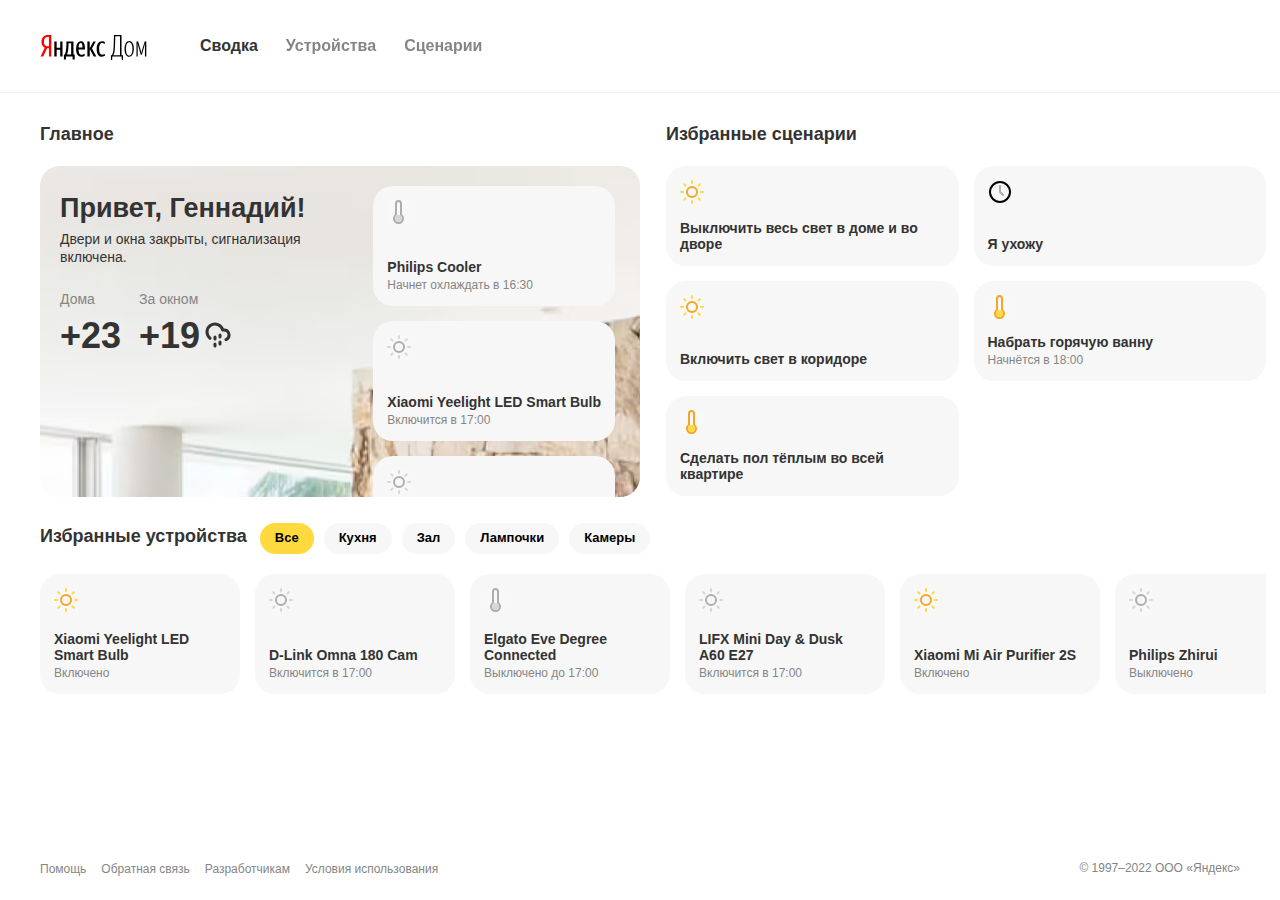
<file: index.html>
<!doctype html><html lang=ru><meta charset=UTF-8><meta name=viewport content="width=device-width,initial-scale=1"><title>Яндекс.Дом</title><style>a,abbr,acronym,address,applet,article,aside,audio,b,big,blockquote,body,canvas,caption,center,cite,code,dd,del,details,dfn,div,dl,dt,em,embed,fieldset,figcaption,figure,footer,form,h1,h2,h3,h4,h5,h6,header,hgroup,html,i,iframe,img,ins,kbd,label,legend,li,mark,menu,nav,object,ol,output,p,pre,q,ruby,s,samp,section,small,span,strike,strong,sub,summary,sup,table,tbody,td,tfoot,th,thead,time,tr,tt,u,ul,var,video{margin:0;padding:0;border:0;font-size:100%;font:inherit;vertical-align:baseline}article,aside,details,figcaption,figure,footer,header,hgroup,menu,nav,section{display:block}body{line-height:1}ol,ul{list-style:none}html{font-size:100%;font-family:Arial,sans-serif;line-height:1.25}body{display:flex;flex-direction:column;font-family:inherit;line-height:inherit;margin:0}body,html{height:100%}.a11y-hidden{position:absolute;left:auto;height:1px;width:1px;top:0;overflow:hidden;clip:rect(1px 1px 1px 1px)}.header{position:relative;display:flex;flex:0 0 auto;align-items:center;height:5.75rem;margin-bottom:1.875rem;padding:0 2.5rem;font-family:Arial,sans-serif;border-bottom:1px solid #f0f0f0}@media (max-width:768px){.header{height:4rem;margin-bottom:0;padding:0 0 0 1.25rem;border-bottom:none}}.header__logo{flex:0 0 auto;width:6.75rem;height:2.3125rem;margin-right:3.25rem;background:no-repeat 50% 50% url(assets/logo.svg);background-size:contain}.header__menu{display:none;width:3.5rem;height:100%;margin:0 0 0 auto;padding:0;background:50% 50% no-repeat transparent url(assets/icon_list_m@1x.svg);border:none;border-radius:0;appearance:none;cursor:pointer}@media (max-width:768px){.header__menu{display:block}}.header__links{display:flex;gap:1.75rem;margin:0;padding:0;list-style:none}@media (max-width:768px){.header__links{display:none;position:absolute;z-index:1;top:100%;left:0;box-sizing:border-box;flex-direction:column;width:100%;padding:1.25rem;background:#fff;box-shadow:0 2px 6px 0 rgba(197,186,186,.5)}.header__links-toggled{display:flex;animation:hideMenu .3s ease-in-out 1;animation-fill-mode:both}.header__links_opened{display:flex;visibility:visible;animation:showMenu .3s ease-in-out 1;animation-fill-mode:both}}@keyframes showMenu{from{transform:translateY(-1rem);opacity:0}to{transform:translateY(0);opacity:1}}@keyframes hideMenu{from{transform:translateY(0);opacity:1;visibility:visible}to{transform:translateY(-1rem);opacity:0;visibility:hidden}}.header__item{margin:0;padding:0}.header__link{font-weight:700;opacity:.6;transition:opacity .15s ease-in-out;text-decoration:none;color:#333}.header__link:hover{opacity:1}.header__link_current{opacity:1}.main{display:grid;flex:0 0 auto;grid-template-columns:50% 50%;gap:1.625rem;padding:0 2.5rem}@media (max-width:768px){.main{padding:0 1.25rem}}@media (max-width:1024px){.main{grid-template-columns:100%}}.main__devices{grid-column-start:1;grid-column-end:3}@media (max-width:1024px){.main__devices{grid-column-end:2}}.section__title-header{margin:0;font-size:1.125rem;font-weight:700;color:#333}.section__title{display:flex;align-items:baseline;margin:0 0 1.25rem 0}@media (max-width:768px){.section__title{gap:1rem}.section__main-title{display:none}}.section__select{display:none;margin:0 0 0 auto;padding:.4375rem 1.9375rem .5rem 1rem;border:none;border-radius:1.25rem;font-size:.8125rem;font-family:inherit;font-weight:700;background:no-repeat calc(100% - 1rem) 50% #ffd93e url(assets/arrow-down.svg);appearance:none}@media (max-width:768px){.section__select{display:block}}.section__tabs{display:flex;gap:.625rem;align-items:baseline;margin:0 0 0 .8125rem;padding:0;list-style:none}@media (max-width:768px){.section__tabs{display:none}}.section__tab{flex:0 0 auto;padding:.4375rem .9375rem .5rem;font-size:.8125rem;font-weight:700;background:#f7f7f7;border-radius:1024px;cursor:pointer;transition:.25s ease-in-out;transition-property:background-color,box-shadow}.section__tab_active{background:#ffd93e}.section__tab:not(.section__tab_active):hover{background:#fff;box-shadow:0 2px 6px 0 rgba(197,186,186,.5)}.hero-dashboard{position:relative;box-sizing:border-box;display:flex;gap:.9375rem;height:20.6875rem;background:no-repeat 50% 50% url(assets/bg@2x.avif);background-size:1260px;border-radius:1.25rem}@media (max-width:768px){.hero-dashboard{flex-direction:column;gap:1.25rem;height:auto;margin-bottom:.3125rem}}.hero-dashboard__primary{flex:1 1 auto;padding:1.25rem 0 1.25rem 1.25rem}@media (max-width:768px){.hero-dashboard__primary{padding:1.25rem 1.25rem 0 1.25rem}}.hero-dashboard__title{margin:.375rem 0;font-size:1.6875rem;font-weight:700;color:#333}@media (max-width:768px){.hero-dashboard__title{font-size:1.125rem}}.hero-dashboard__subtitle{margin:.375rem 0 0 0;font-size:.875rem;color:#333}@media (max-width:768px){.hero-dashboard__subtitle{margin:.3125rem 0 0 0;font-size:.75rem}}.hero-dashboard__info{display:flex;gap:1.125rem;margin:1.5625rem 0 0 0;padding:0;list-style:none}@media (max-width:768px){.hero-dashboard__info{margin-top:.9375rem}}.hero-dashboard__item{margin:0;padding:0}.hero-dashboard__item-title{font-size:.875rem;color:#858585}@media (max-width:768px){.hero-dashboard__item-title{font-size:.75rem}}.hero-dashboard__item-details{display:flex;align-items:center;margin-top:.25rem;font-size:2.25rem;font-weight:700;color:#333}@media (max-width:768px){.hero-dashboard__item-details{margin-top:.3125rem;font-size:1.5rem}}.hero-dashboard__icon{width:1.625rem;height:1.625rem;margin-left:.3125rem;background:50% 50% no-repeat;background-size:contain}@media (max-width:768px){.hero-dashboard__icon{width:1.375rem;height:1.375rem}}.hero-dashboard__icon_rain{background-image:url(assets/cloud-drizzle.svg)}.hero-dashboard__schedule{display:flex;flex:0 0 auto;flex-direction:column;gap:.9375rem;margin:0;padding:1.25rem 1.5625rem 1.25rem 0;overflow:auto;list-style:none;scrollbar-width:none}.hero-dashboard__schedule::-webkit-scrollbar{display:none}@media (max-width:768px){.hero-dashboard__schedule{flex-direction:row;padding:0 1.25rem 1.25rem 1.25rem}}.event__button{position:relative;display:flex;flex-direction:column;justify-content:end;gap:.1875rem;width:100%;min-width:12.5rem;height:7.5rem;margin:0;padding:.875rem;border-radius:1.25rem;border:none;background:#f7f7f7;text-align:left;transition:.25s ease-in-out;transition-property:background-color,box-shadow;cursor:pointer;appearance:none}.event_slim .event__button{height:6.25rem}.event__button:hover{background:#fff;box-shadow:0 2px 6px 0 rgba(197,186,186,.5)}.event__icon{position:absolute;top:.875rem;left:.875rem;width:1.5rem;height:1.5rem;background:no-repeat 50% 50%;background-size:contain}.event__icon_temp{background-image:url(assets/icon_temperature_2.svg);filter:grayscale(1)}.event__icon_temp2{background-image:url(assets/icon_temperature_2.svg)}.event__icon_light{background-image:url(assets/icon_sun_2.svg);filter:grayscale(1)}.event__icon_light2{background-image:url(assets/icon_sun_2.svg)}.event__icon_schedule{background-image:url(assets/icon_scheduled.svg)}.event__title{margin:0;font-size:.875rem;font-weight:700;color:#333}.event__subtitle{font-size:.75rem;color:#858585}.event-grid{display:grid;grid-template-columns:repeat(auto-fill,minmax(200px,1fr));gap:.9375rem;margin:0;padding:0;list-style:none}@media (max-width:768px){.event-grid{display:flex;padding-bottom:.3125rem;overflow:auto;scrollbar-width:none}.event-grid::-webkit-scrollbar{display:none}}.section__panel{padding-bottom:.625rem;overflow-x:auto;scrollbar-width:none}.section__panel::-webkit-scrollbar{display:none}.section__panel_hidden{display:none}.section__panel-list{display:flex;gap:.9375rem;margin:0;padding:0;list-style:none}.footer{display:flex;flex:0 0 auto;align-items:center;height:4rem;margin-top:auto;padding:0 2.5rem}@media (max-width:768px){.footer{flex-direction:column;align-items:flex-start;gap:.9375rem;height:auto;padding-top:1rem;padding-bottom:1rem}}.footer__list{display:flex;align-items:baseline;gap:.9375rem;margin:0;padding:0;list-style:none}@media (max-width:768px){.footer__list{flex-direction:column;align-items:flex-start}}.footer__link{font-size:.75rem;color:#858585;transition:opacity .15s ease-in-out;text-decoration:none}.footer__link:hover{color:#000}.footer__copyright{margin-left:auto;font-size:.75rem;color:#858585}@media (max-width:768px){.footer__copyright{margin-left:0}}</style><header class=header><a href=/ class=header__logo aria-label=Яндекс.Дом></a> <button class=header__menu aria-expanded=false><span class="header__menu-text a11y-hidden">Открыть меню</span></button><ul class=header__links><li class=header__item><a class="header__link header__link_current" href=/ aria-current=page>Сводка</a><li class=header__item><a class=header__link href=/devices>Устройства</a><li class=header__item><a class=header__link href=/scripts>Сценарии</a></ul></header><main class=main><section class="section main__general"><h2 class="section__title section__title-header section__main-title">Главное</h2><div class=hero-dashboard><div class=hero-dashboard__primary><h3 class=hero-dashboard__title>Привет, Геннадий!</h3><p class=hero-dashboard__subtitle>Двери и окна закрыты, сигнализация включена.<ul class=hero-dashboard__info><li class=hero-dashboard__item><div class=hero-dashboard__item-title>Дома</div><div class=hero-dashboard__item-details>+23 <span class=a11y-hidden>°</span></div><li class=hero-dashboard__item><div class=hero-dashboard__item-title>За окном</div><div class=hero-dashboard__item-details>+19 <span class=a11y-hidden>°</span><div class="hero-dashboard__icon hero-dashboard__icon_rain" role=img aria-label=Дождь></div></div></ul></div><ul class=hero-dashboard__schedule><li class=event><button class=event__button><span class="event__icon event__icon_temp" role=img aria-label=Температура></span><h4 class=event__title>Philips Cooler</h4><span class=event__subtitle>Начнет охлаждать в 16:30</span></button><li class=event><button class=event__button><span class="event__icon event__icon_light" role=img aria-label=Освещение></span><h4 class=event__title>Xiaomi Yeelight LED Smart Bulb</h4><span class=event__subtitle>Включится в 17:00</span></button><li class=event><button class=event__button><span class="event__icon event__icon_light" role=img aria-label=Освещение></span><h4 class=event__title>Xiaomi Yeelight LED Smart Bulb</h4><span class=event__subtitle>Включится в 17:00</span></button></ul></div></section><section class="section main__scripts"><h2 class="section__title section__title-header">Избранные сценарии</h2><ul class=event-grid><li class="event event_slim"><button class=event__button><span class="event__icon event__icon_light2" role=img aria-label=Освещение></span><h4 class=event__title>Выключить весь свет в доме и во дворе</h4></button><li class="event event_slim"><button class=event__button><span class="event__icon event__icon_schedule" role=img aria-label=Расписание></span><h4 class=event__title>Я ухожу</h4></button><li class="event event_slim"><button class=event__button><span class="event__icon event__icon_light2" role=img aria-label=Освещение></span><h4 class=event__title>Включить свет в коридоре</h4></button><li class="event event_slim"><button class=event__button><span class="event__icon event__icon_temp2" role=img aria-label=Температура></span><h4 class=event__title>Набрать горячую ванну</h4><span class=event__subtitle>Начнётся в 18:00</span></button><li class="event event_slim"><button class=event__button><span class="event__icon event__icon_temp2" role=img aria-label=Температура></span><h4 class=event__title>Сделать пол тёплым во всей квартире</h4></button></ul></section><section class="section main__devices"><div class=section__title><h2 class=section__title-header>Избранные устройства</h2><select class=section__select><option value=all selected>Все<option value=kitchen>Кухня<option value=hall>Зал<option value=lights>Лампочки<option value=cameras>Камеры</select><ul role=tablist class=section__tabs><li role=tab aria-selected=true tabindex=0 class="section__tab section__tab_active" id=tab_all aria-controls=panel_all data-id=all>Все<li role=tab aria-selected=false class=section__tab id=tab_kitchen aria-controls=panel_kitchen data-id=kitchen>Кухня<li role=tab aria-selected=false class=section__tab id=tab_hall aria-controls=panel_hall data-id=hall>Зал<li role=tab aria-selected=false class=section__tab id=tab_lights aria-controls=panel_lights data-id=lights>Лампочки<li role=tab aria-selected=false class=section__tab id=tab_cameras aria-controls=panel_cameras data-id=cameras>Камеры</ul></div><div role=tabpanel class=section__panel aria-hidden=false id=panel_all aria-labelledby=tab_all data-id=all><ul class=section__panel-list><li class=event><button class=event__button><span class="event__icon event__icon_light2" role=img aria-label=Освещение></span><h4 class=event__title>Xiaomi Yeelight LED Smart Bulb</h4><span class=event__subtitle>Включено</span></button><li class=event><button class=event__button><span class="event__icon event__icon_light" role=img aria-label=Освещение></span><h4 class=event__title>D-Link Omna 180 Cam</h4><span class=event__subtitle>Включится в 17:00</span></button><li class=event><button class=event__button><span class="event__icon event__icon_temp" role=img aria-label=Температура></span><h4 class=event__title>Elgato Eve Degree Connected</h4><span class=event__subtitle>Выключено до 17:00</span></button><li class=event><button class=event__button><span class="event__icon event__icon_light" role=img aria-label=Освещение></span><h4 class=event__title>LIFX Mini Day & Dusk A60 E27</h4><span class=event__subtitle>Включится в 17:00</span></button><li class=event><button class=event__button><span class="event__icon event__icon_light2" role=img aria-label=Освещение></span><h4 class=event__title>Xiaomi Mi Air Purifier 2S</h4><span class=event__subtitle>Включено</span></button><li class=event><button class=event__button><span class="event__icon event__icon_light" role=img aria-label=Освещение></span><h4 class=event__title>Philips Zhirui</h4><span class=event__subtitle>Выключено</span></button><li class=event><button class=event__button><span class="event__icon event__icon_light2" role=img aria-label=Освещение></span><h4 class=event__title>Xiaomi Mi Air Purifier 2S</h4><span class=event__subtitle>Включено</span></button></ul></div><div role=tabpanel class="section__panel section__panel_hidden" aria-hidden=true id=panel_kitchen aria-labelledby=tab_kitchen data-id=kitchen><ul class=section__panel-list><li class=event><button class=event__button><span class="event__icon event__icon_light2" role=img aria-label=Освещение></span><h4 class=event__title>Xiaomi Yeelight LED Smart Bulb</h4><span class=event__subtitle>Включено</span></button><li class=event><button class=event__button><span class="event__icon event__icon_temp" role=img aria-label=Температура></span><h4 class=event__title>Elgato Eve Degree Connected</h4><span class=event__subtitle>Выключено до 17:00</span></button></ul></div><div role=tabpanel class="section__panel section__panel_hidden" aria-hidden=true id=panel_hall aria-labelledby=tab_hall data-id=hall><ul class=section__panel-list><li class=event><button class=event__button><span class="event__icon event__icon_light" role=img aria-label=Освещение></span><h4 class=event__title>Philips Zhirui</h4><span class=event__subtitle>Выключено</span></button><li class=event><button class=event__button><span class="event__icon event__icon_light2" role=img aria-label=Освещение></span><h4 class=event__title>Xiaomi Mi Air Purifier 2S</h4><span class=event__subtitle>Включено</span></button></ul></div><div role=tabpanel class="section__panel section__panel_hidden" aria-hidden=true id=panel_lights aria-labelledby=tab_lights data-id=lights><ul class=section__panel-list><li class=event><button class=event__button><span class="event__icon event__icon_light" role=img aria-label=Освещение></span><h4 class=event__title>D-Link Omna 180 Cam</h4><span class=event__subtitle>Включится в 17:00</span></button><li class=event><button class=event__button><span class="event__icon event__icon_light" role=img aria-label=Освещение></span><h4 class=event__title>LIFX Mini Day & Dusk A60 E27</h4><span class=event__subtitle>Включится в 17:00</span></button><li class=event><button class=event__button><span class="event__icon event__icon_light2" role=img aria-label=Освещение></span><h4 class=event__title>Xiaomi Mi Air Purifier 2S</h4><span class=event__subtitle>Включено</span></button><li class=event><button class=event__button><span class="event__icon event__icon_light" role=img aria-label=Освещение></span><h4 class=event__title>Philips Zhirui</h4><span class=event__subtitle>Выключено</span></button></ul></div><div role=tabpanel class="section__panel section__panel_hidden" aria-hidden=true id=panel_cameras aria-labelledby=tab_cameras data-id=cameras><ul class=section__panel-list><li class=event><button class=event__button><span class="event__icon event__icon_light2" role=img aria-label=Освещение></span><h4 class=event__title>Xiaomi Mi Air Purifier 2S</h4><span class=event__subtitle>Включено</span></button></ul></div></section></main><footer class=footer><ul class=footer__list><li class=footer__item><a class=footer__link href=/ >Помощь</a><li class=footer__item><a class=footer__link href=/ >Обратная связь</a><li class=footer__item><a class=footer__link href=/ >Разработчикам</a><li class=footer__item><a class=footer__link href=/ >Условия использования</a></ul><div class=footer__copyright>© 1997–2022 ООО «Яндекс»</div><script>(()=>{function e(e,t,i){Array.from(e).forEach((e=>{e.addEventListener(t,i)}))}document.addEventListener("DOMContentLoaded",(()=>{!function(t){let i=t.querySelector(".section__tab_active").dataset.id;const a=t.querySelectorAll(".section__tab"),n=Array.from(a).map((e=>e.dataset.id)),r=t.querySelector(".section__select");function s(e){const a=t.querySelector(`.section__tab[data-id=${e}]`),n=t.querySelector(`.section__panel[data-id=${e}]`),s=t.querySelector(".section__tab_active"),c=t.querySelector(".section__panel:not(.section__panel_hidden)");i=e,s.classList.remove("section__tab_active"),s.setAttribute("aria-selected","false"),s.removeAttribute("tabindex"),a.classList.add("section__tab_active"),a.setAttribute("aria-selected","true"),a.setAttribute("tabindex","0"),a.focus({preventScroll:!0}),c.classList.add("section__panel_hidden"),c.setAttribute("aria-hidden","true"),n.classList.remove("section__panel_hidden"),n.setAttribute("aria-hidden","false"),r.value=e}r.addEventListener("input",(()=>{s(r.value)})),e(a,"click",(e=>{s(e.target.dataset.id)})),e(a,"keydown",(e=>{if(e.ctrlKey||e.metaKey||e.shiftKey||e.altKey)return;let t=n.indexOf(i);if(37===e.which)--t;else if(39===e.which)++t;else if(36===e.which)t=0;else{if(35!==e.which)return;t=n.length-1}t>=n.length?t=0:t<0&&(t=n.length-1),s(n[t]),e.preventDefault()}))}(document.querySelector(".main__devices")),function(e){let t=!1;const i=document.querySelector(".header__links");e.addEventListener("click",(()=>{t=!t,e.setAttribute("aria-expanded",t?"true":"false"),e.querySelector(".header__menu-text").textContent=t?"Закрыть меню":"Открыть меню",i.classList.toggle("header__links_opened",t),i.classList.add("header__links-toggled")}))}(document.querySelector(".header__menu"))}))})()</script></footer>
</file>
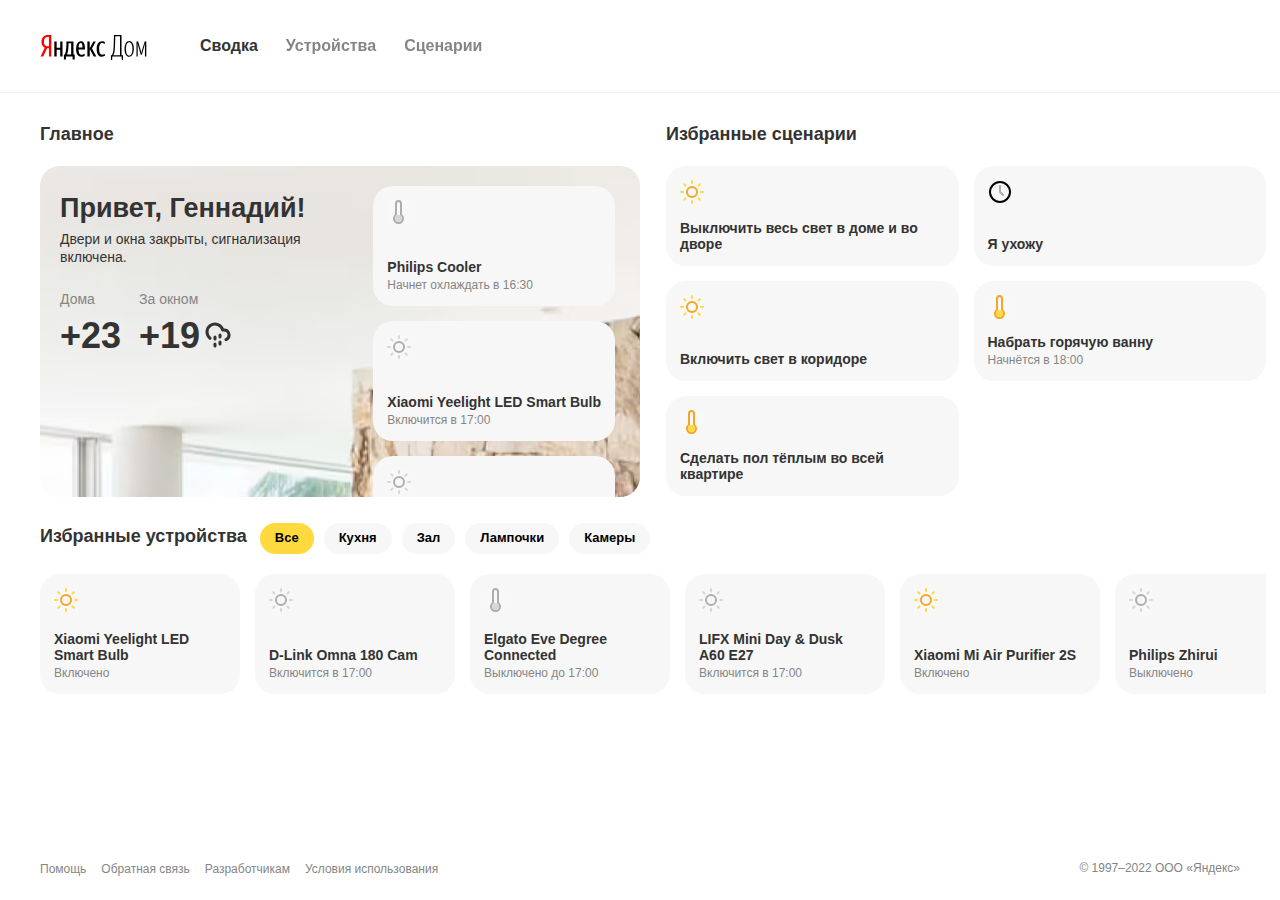
<file: main.html>
<!doctype html>
<html lang="ru">
<head>
    <!--    <link rel="preload" as="image" href="assets/logo.svg">-->
    <!--    <link rel="preload" as="image" href="assets/cloud-drizzle.svg">-->
    <!--    <link rel="preload" as="image" href="assets/icon_sun_2.svg">-->
    <!--    <link rel="preload" as="image" href="assets/icon_temperature_2.svg">-->
    <!--    <link rel="preload" as="image" href="assets/icon_scheduled.svg">-->
    <meta charset="UTF-8">
    <meta name="viewport"
          content="width=device-width, initial-scale=1.0">
    <title>Яндекс.Дом</title>
    <!--<link rel="preload" as="font" href="assets/lato.woff2" type="font/woff2" crossorigin="anonymous">
    -->
    <style>
        /* http://meyerweb.com/eric/tools/css/reset/
   v2.0 | 20110126
   License: none (public domain)
*/

        html, body, div, span, applet, object, iframe,
        h1, h2, h3, h4, h5, h6, p, blockquote, pre,
        a, abbr, acronym, address, big, cite, code,
        del, dfn, em, img, ins, kbd, q, s, samp,
        small, strike, strong, sub, sup, tt, var,
        b, u, i, center,
        dl, dt, dd, ol, ul, li,
        fieldset, form, label, legend,
        table, caption, tbody, tfoot, thead, tr, th, td,
        article, aside, canvas, details, embed,
        figure, figcaption, footer, header, hgroup,
        menu, nav, output, ruby, section, summary,
        time, mark, audio, video {
            margin: 0;
            padding: 0;
            border: 0;
            font-size: 100%;
            font: inherit;
            vertical-align: baseline;
        }

        /* HTML5 display-role reset for older browsers */
        article, aside, details, figcaption, figure,
        footer, header, hgroup, menu, nav, section {
            display: block;
        }

        body {
            line-height: 1;
        }

        ol, ul {
            list-style: none;
        }

        /*@import url("vendors/bootstrap.css");*/

        html {
            font-size: 100%;
            font-family: Arial, sans-serif;
            line-height: 1.25;
        }

        body {
            display: flex;
            flex-direction: column;
            font-family: inherit;
            line-height: inherit;
            margin: 0;
        }

        html, body {
            height: 100%;
        }

        .a11y-hidden {
            position: absolute;
            left: auto;
            height: 1px;
            width: 1px;
            top: 0;
            overflow: hidden;
            clip: rect(1px 1px 1px 1px);
        }

        .header {
            position: relative;
            display: flex;
            flex: 0 0 auto;
            align-items: center;
            height: 5.75rem;
            margin-bottom: 1.875rem;
            padding: 0 2.5rem;
            font-family: Arial, sans-serif;
            border-bottom: 1px solid #F0F0F0;
        }

        @media (max-width: 768px) {
            .header {
                height: 4rem;
                margin-bottom: 0;
                padding: 0 0 0 1.25rem;
                border-bottom: none;
            }
        }

        .header__logo {
            flex: 0 0 auto;
            width: 6.75rem;
            height: 2.3125rem;
            margin-right: 3.25rem;
            background: no-repeat 50% 50% url(assets/logo.svg);
            background-size: contain;
        }

        .header__menu {
            display: none;
            width: 3.5rem;
            height: 100%;
            margin: 0 0 0 auto;
            padding: 0;
            background: 50% 50% no-repeat transparent url(assets/icon_list_m@1x.svg);
            border: none;
            border-radius: 0;
            appearance: none;
            cursor: pointer;
        }

        @media (max-width: 768px) {
            .header__menu {
                display: block;
            }
        }

        .header__links {
            display: flex;
            gap: 1.75rem;
            margin: 0;
            padding: 0;
            list-style: none;
        }

        @media (max-width: 768px) {
            .header__links {
                display: none;

                position: absolute;
                z-index: 1;
                top: 100%;
                left: 0;
                box-sizing: border-box;
                flex-direction: column;
                width: 100%;
                padding: 1.25rem;
                background: #fff;
                box-shadow: 0 2px 6px 0 rgba(197, 186, 186, 0.50);
            }

            .header__links-toggled {
                display: flex;
                animation: hideMenu .3s ease-in-out 1;
                animation-fill-mode: both;
            }

            .header__links_opened {
                display: flex;
                visibility: visible;
                animation: showMenu .3s ease-in-out 1;
                animation-fill-mode: both;
            }
        }

        @keyframes showMenu {
            from {
                transform: translateY(-1rem);
                opacity: 0;
            }
            to {
                transform: translateY(0);
                opacity: 1;
            }
        }

        @keyframes hideMenu {
            from {
                transform: translateY(0);
                opacity: 1;
                visibility: visible;
            }
            to {
                transform: translateY(-1rem);
                opacity: 0;
                visibility: hidden;
            }
        }

        .header__item {
            margin: 0;
            padding: 0;
        }

        .header__link {
            font-weight: bold;
            opacity: .6;
            transition: opacity .15s ease-in-out;
            text-decoration: none;
            color: #333333;
        }

        .header__link:hover {
            opacity: 1;
        }

        .header__link_current {
            opacity: 1;
        }

        .main {
            display: grid;
            flex: 0 0 auto;
            grid-template-columns: 50% 50%;
            gap: 1.625rem;
            padding: 0 2.5rem;
        }

        @media (max-width: 768px) {
            .main {
                padding: 0 1.25rem;
            }
        }

        @media (max-width: 1024px) {
            .main {
                grid-template-columns: 100%;
            }
        }

        .main__devices {
            grid-column-start: 1;
            grid-column-end: 3;
        }

        @media (max-width: 1024px) {
            .main__devices {
                grid-column-end: 2;
            }
        }

        .section__title-header {
            margin: 0;
            font-size: 1.125rem;
            font-weight: bold;
            color: #333333;
        }

        .section__title {
            display: flex;
            align-items: baseline;
            margin: 0 0 1.25rem 0;
        }

        @media (max-width: 768px) {
            .section__title {
                gap: 1rem;
            }

            .section__main-title {
                display: none;
            }
        }

        .section__select {
            display: none;
            margin: 0 0 0 auto;
            padding: 0.4375rem 1.9375rem .5rem 1rem;
            border: none;
            border-radius: 1.25rem;
            font-size: 0.8125rem;
            font-family: inherit;
            font-weight: bold;
            background: no-repeat calc(100% - 1rem) 50% #FFD93E url(assets/arrow-down.svg);
            appearance: none;
        }

        @media (max-width: 768px) {
            .section__select {
                display: block;
            }
        }

        .section__tabs {
            display: flex;
            gap: 0.625rem;
            align-items: baseline;
            margin: 0 0 0 0.8125rem;
            padding: 0;
            list-style: none;
        }

        @media (max-width: 768px) {
            .section__tabs {
                display: none;
            }
        }

        .section__tab {
            flex: 0 0 auto;
            padding: 0.4375rem 0.9375rem .5rem;
            font-size: 0.8125rem;
            font-weight: bold;
            background: #F7F7F7;
            border-radius: 1024px;
            cursor: pointer;
            transition: .25s ease-in-out;
            transition-property: background-color, box-shadow;
        }

        .section__tab_active {
            background: #FFD93E;
        }

        .section__tab:not(.section__tab_active):hover {
            background: #fff;
            box-shadow: 0 2px 6px 0 rgba(197, 186, 186, 0.50);
        }

        .hero-dashboard {
            position: relative;
            box-sizing: border-box;
            display: flex;
            gap: 0.9375rem;
            height: 20.6875rem;
            background: no-repeat 50% 50% url(assets/bg@2x.avif);
            /*background-size: cover;*/
            background-size: 1260px;
            border-radius: 1.25rem;
        }

        @media (max-width: 768px) {
            .hero-dashboard {
                flex-direction: column;
                gap: 1.25rem;
                height: auto;
                margin-bottom: 0.3125rem;
            }
        }

        .hero-dashboard__primary {
            flex: 1 1 auto;
            padding: 1.25rem 0 1.25rem 1.25rem;
        }

        @media (max-width: 768px) {
            .hero-dashboard__primary {
                padding: 1.25rem 1.25rem 0 1.25rem;
            }
        }

        .hero-dashboard__title {
            margin: 0.375rem 0;
            font-size: 1.6875rem;
            font-weight: bold;
            color: #333333;
        }

        @media (max-width: 768px) {
            .hero-dashboard__title {
                font-size: 1.125rem;
            }
        }

        .hero-dashboard__subtitle {
            margin: 0.375rem 0 0 0;
            font-size: 0.875rem;
            color: #333333;
        }

        @media (max-width: 768px) {
            .hero-dashboard__subtitle {
                margin: 0.3125rem 0 0 0;
                font-size: .75rem;
            }
        }

        .hero-dashboard__info {
            display: flex;
            gap: 1.125rem;
            margin: 1.5625rem 0 0 0;
            padding: 0;
            list-style: none;
        }

        @media (max-width: 768px) {
            .hero-dashboard__info {
                margin-top: 0.9375rem;
            }
        }

        .hero-dashboard__item {
            margin: 0;
            padding: 0;
        }

        .hero-dashboard__item-title {
            font-size: 0.875rem;
            color: #858585;
        }

        @media (max-width: 768px) {
            .hero-dashboard__item-title {
                font-size: .75rem;
            }
        }

        .hero-dashboard__item-details {
            display: flex;
            align-items: center;
            margin-top: .25rem;
            font-size: 2.25rem;
            font-weight: bold;
            color: #333333;
        }

        @media (max-width: 768px) {
            .hero-dashboard__item-details {
                margin-top: 0.3125rem;
                font-size: 1.5rem;
            }
        }

        .hero-dashboard__icon {
            width: 1.625rem;
            height: 1.625rem;
            margin-left: 0.3125rem;
            background: 50% 50% no-repeat;
            background-size: contain;
        }

        @media (max-width: 768px) {
            .hero-dashboard__icon {
                width: 1.375rem;
                height: 1.375rem;
            }
        }

        .hero-dashboard__icon_rain {
            background-image: url(assets/cloud-drizzle.svg);
        }

        .hero-dashboard__schedule {
            display: flex;
            flex: 0 0 auto;
            flex-direction: column;
            gap: 0.9375rem;
            margin: 0;
            padding: 1.25rem 1.5625rem 1.25rem 0;
            overflow: auto;
            list-style: none;
            scrollbar-width: none;
        }

        .hero-dashboard__schedule::-webkit-scrollbar {
            display: none;
        }

        @media (max-width: 768px) {
            .hero-dashboard__schedule {
                flex-direction: row;
                padding: 0 1.25rem 1.25rem 1.25rem;
            }
        }

        .event__button {
            position: relative;
            display: flex;
            flex-direction: column;
            justify-content: end;
            gap: 0.1875rem;
            width: 100%;
            min-width: 12.5rem;
            height: 7.5rem;
            margin: 0;
            padding: 0.875rem;
            border-radius: 1.25rem;
            border: none;
            background: #F7F7F7;
            text-align: left;
            transition: .25s ease-in-out;
            transition-property: background-color, box-shadow;
            cursor: pointer;
            appearance: none;
        }

        .event_slim .event__button {
            height: 6.25rem;
        }

        .event__button:hover {
            background: #fff;
            box-shadow: 0 2px 6px 0 rgba(197, 186, 186, 0.50);
        }

        .event__icon {
            position: absolute;
            top: 0.875rem;
            left: 0.875rem;
            width: 1.5rem;
            height: 1.5rem;
            background: no-repeat 50% 50%;
            background-size: contain;
        }

        .event__icon_temp {
            background-image: url(assets/icon_temperature_2.svg);
            filter: grayscale(1);
        }

        .event__icon_temp2 {
            background-image: url(assets/icon_temperature_2.svg);
        }

        .event__icon_light {
            background-image: url(assets/icon_sun_2.svg);
            filter: grayscale(1);
        }

        .event__icon_light2 {
            background-image: url(assets/icon_sun_2.svg);
        }

        .event__icon_schedule {
            background-image: url(assets/icon_scheduled.svg);
        }

        .event__title {
            margin: 0;
            font-size: 0.875rem;
            font-weight: bold;
            color: #333333;
        }

        .event__subtitle {
            font-size: .75rem;
            color: #858585;
        }

        .event-grid {
            display: grid;
            grid-template-columns: repeat(auto-fill, minmax(200px, 1fr));
            gap: 0.9375rem;
            margin: 0;
            padding: 0;
            list-style: none;
        }

        @media (max-width: 768px) {
            .event-grid {
                display: flex;
                padding-bottom: 0.3125rem;
                overflow: auto;
                scrollbar-width: none;
            }

            .event-grid::-webkit-scrollbar {
                display: none;
            }
        }

        .section__panel {
            padding-bottom: .625rem;
            overflow-x: auto;
            scrollbar-width: none;
        }

        .section__panel::-webkit-scrollbar {
            display: none;
        }

        .section__panel_hidden {
            display: none;
        }

        .section__panel-list {
            display: flex;
            gap: 0.9375rem;
            margin: 0;
            padding: 0;
            list-style: none;
        }

        .footer {
            display: flex;
            flex: 0 0 auto;
            align-items: center;
            height: 4rem;
            margin-top: auto;
            padding: 0 2.5rem;
        }

        @media (max-width: 768px) {
            .footer {
                flex-direction: column;
                align-items: flex-start;
                gap: 0.9375rem;
                height: auto;
                padding-top: 1rem;
                padding-bottom: 1rem;
            }
        }

        .footer__list {
            display: flex;
            align-items: baseline;
            gap: 0.9375rem;
            margin: 0;
            padding: 0;
            list-style: none;
        }

        @media (max-width: 768px) {
            .footer__list {
                flex-direction: column;
                align-items: flex-start;
            }
        }

        .footer__link {
            font-size: .75rem;
            color: #858585;
            transition: opacity .15s ease-in-out;
            text-decoration: none;
        }

        .footer__link:hover {
            color: #000;
        }

        .footer__copyright {
            margin-left: auto;
            font-size: .75rem;
            color: #858585;
        }

        @media (max-width: 768px) {
            .footer__copyright {
                margin-left: 0;
            }
        }

    </style>
</head>
<body>

<header class="header">
    <a href="/" class="header__logo" aria-label="Яндекс.Дом"></a>
    <button class="header__menu" aria-expanded="false">
        <span class="header__menu-text a11y-hidden">Открыть меню</span>
    </button>
    <ul class="header__links">
        <li class="header__item">
            <a class="header__link header__link_current" href="/" aria-current="page">Сводка</a>
        </li>
        <li class="header__item">
            <a class="header__link" href="/devices">Устройства</a>
        </li>
        <li class="header__item">
            <a class="header__link" href="/scripts">Сценарии</a>
        </li>
    </ul>
</header>

<main class="main">
    <section class="section main__general">
        <h2 class="section__title section__title-header section__main-title">Главное</h2>
        <div class="hero-dashboard">
            <div class="hero-dashboard__primary">
                <h3 class="hero-dashboard__title">Привет, Геннадий!</h3>
                <p class="hero-dashboard__subtitle">Двери и окна закрыты, сигнализация включена.</p>
                <ul class="hero-dashboard__info">
                    <li class="hero-dashboard__item">
                        <div class="hero-dashboard__item-title">Дома</div>
                        <div class="hero-dashboard__item-details">
                            +23
                            <span class="a11y-hidden">°</span>
                        </div>
                    </li>
                    <li class="hero-dashboard__item">
                        <div class="hero-dashboard__item-title">За окном</div>
                        <div class="hero-dashboard__item-details">
                            +19
                            <span class="a11y-hidden">°</span>

                            <div
                                    class="hero-dashboard__icon hero-dashboard__icon_rain"
                                    role="img"
                                    aria-label="Дождь"
                            ></div>
                        </div>
                    </li>
                </ul>
            </div>
            <ul class="hero-dashboard__schedule">
                <li class="event">
                    <button class="event__button">
                        <span class="event__icon event__icon_temp" role="img" aria-label="Температура"></span>
                        <h4 class="event__title">Philips Cooler</h4>
                        <span class="event__subtitle">Начнет охлаждать в 16:30</span>
                    </button>
                </li>
                <li class="event">
                    <button class="event__button">
                        <span class="event__icon event__icon_light" role="img" aria-label="Освещение"></span>
                        <h4 class="event__title">Xiaomi Yeelight LED Smart Bulb</h4>
                        <span class="event__subtitle">Включится в 17:00</span>
                    </button>
                </li>
                <li class="event">
                    <button class="event__button">
                        <span class="event__icon event__icon_light" role="img" aria-label="Освещение"></span>
                        <h4 class="event__title">Xiaomi Yeelight LED Smart Bulb</h4>
                        <span class="event__subtitle">Включится в 17:00</span>
                    </button>
                </li>
            </ul>
        </div>
    </section>

    <section class="section main__scripts">
        <h2 class="section__title section__title-header">Избранные сценарии</h2>

        <ul class="event-grid">
            <li class="event event_slim">
                <button class="event__button">
                    <span class="event__icon event__icon_light2" role="img" aria-label="Освещение"></span>
                    <h4 class="event__title">Выключить весь свет в доме и во дворе</h4>
                </button>
            </li>
            <li class="event event_slim">
                <button class="event__button">
                    <span class="event__icon event__icon_schedule" role="img" aria-label="Расписание"></span>
                    <h4 class="event__title">Я ухожу</h4>
                </button>
            </li>
            <li class="event event_slim">
                <button class="event__button">
                    <span class="event__icon event__icon_light2" role="img" aria-label="Освещение"></span>
                    <h4 class="event__title">Включить свет в коридоре</h4>
                </button>
            </li>
            <li class="event event_slim">
                <button class="event__button">
                    <span class="event__icon event__icon_temp2" role="img" aria-label="Температура"></span>
                    <h4 class="event__title">Набрать горячую ванну</h4>
                    <span class="event__subtitle">Начнётся в 18:00</span>
                </button>
            </li>
            <li class="event event_slim">
                <button class="event__button">
                    <span class="event__icon event__icon_temp2" role="img" aria-label="Температура"></span>
                    <h4 class="event__title">Сделать пол тёплым во всей квартире</h4>
                </button>
            </li>
        </ul>
    </section>

    <section class="section main__devices">
        <div class="section__title">
            <h2 class="section__title-header">
                Избранные устройства
            </h2>

            <select class="section__select">
                <option value="all" selected>Все</option>
                <option value="kitchen">Кухня</option>
                <option value="hall">Зал</option>
                <option value="lights">Лампочки</option>
                <option value="cameras">Камеры</option>
            </select>

            <ul role="tablist" class="section__tabs">
                <li role="tab" aria-selected="true" tabindex="0" class="section__tab section__tab_active" id="tab_all"
                    aria-controls="panel_all" data-id="all">Все
                </li>
                <li role="tab" aria-selected="false" class="section__tab" id="tab_kitchen" aria-controls="panel_kitchen"
                    data-id="kitchen">Кухня
                </li>
                <li role="tab" aria-selected="false" class="section__tab" id="tab_hall" aria-controls="panel_hall"
                    data-id="hall">Зал
                </li>
                <li role="tab" aria-selected="false" class="section__tab" id="tab_lights" aria-controls="panel_lights"
                    data-id="lights">Лампочки
                </li>
                <li role="tab" aria-selected="false" class="section__tab" id="tab_cameras" aria-controls="panel_cameras"
                    data-id="cameras">Камеры
                </li>
            </ul>
        </div>

        <div role="tabpanel" class="section__panel" aria-hidden="false" id="panel_all" aria-labelledby="tab_all"
             data-id="all">
            <ul class="section__panel-list">
                <li class="event">
                    <button class="event__button">
                        <span class="event__icon event__icon_light2" role="img" aria-label="Освещение"></span>
                        <h4 class="event__title">Xiaomi Yeelight LED Smart Bulb</h4>
                        <span class="event__subtitle">Включено</span>
                    </button>
                </li>
                <li class="event">
                    <button class="event__button">
                        <span class="event__icon event__icon_light" role="img" aria-label="Освещение"></span>
                        <h4 class="event__title">D-Link Omna 180 Cam</h4>
                        <span class="event__subtitle">Включится в 17:00</span>
                    </button>
                </li>
                <li class="event">
                    <button class="event__button">
                        <span class="event__icon event__icon_temp" role="img" aria-label="Температура"></span>
                        <h4 class="event__title">Elgato Eve Degree Connected</h4>
                        <span class="event__subtitle">Выключено до 17:00</span>
                    </button>
                </li>
                <li class="event">
                    <button class="event__button">
                        <span class="event__icon event__icon_light" role="img" aria-label="Освещение"></span>
                        <h4 class="event__title">LIFX Mini Day & Dusk A60 E27</h4>
                        <span class="event__subtitle">Включится в 17:00</span>
                    </button>
                </li>
                <li class="event">
                    <button class="event__button">
                        <span class="event__icon event__icon_light2" role="img" aria-label="Освещение"></span>
                        <h4 class="event__title">Xiaomi Mi Air Purifier 2S</h4>
                        <span class="event__subtitle">Включено</span>
                    </button>
                </li>
                <li class="event">
                    <button class="event__button">
                        <span class="event__icon event__icon_light" role="img" aria-label="Освещение"></span>
                        <h4 class="event__title">Philips Zhirui</h4>
                        <span class="event__subtitle">Выключено</span>
                    </button>
                </li>
                <li class="event">
                    <button class="event__button">
                        <span class="event__icon event__icon_light2" role="img" aria-label="Освещение"></span>
                        <h4 class="event__title">Xiaomi Mi Air Purifier 2S</h4>
                        <span class="event__subtitle">Включено</span>
                    </button>
                </li>
            </ul>
        </div>

        <div role="tabpanel" class="section__panel section__panel_hidden" aria-hidden="true" id="panel_kitchen"
             aria-labelledby="tab_kitchen" data-id="kitchen">
            <ul class="section__panel-list">
                <li class="event">
                    <button class="event__button">
                        <span class="event__icon event__icon_light2" role="img" aria-label="Освещение"></span>
                        <h4 class="event__title">Xiaomi Yeelight LED Smart Bulb</h4>
                        <span class="event__subtitle">Включено</span>
                    </button>
                </li>
                <li class="event">
                    <button class="event__button">
                        <span class="event__icon event__icon_temp" role="img" aria-label="Температура"></span>
                        <h4 class="event__title">Elgato Eve Degree Connected</h4>
                        <span class="event__subtitle">Выключено до 17:00</span>
                    </button>
                </li>
            </ul>
        </div>

        <div role="tabpanel" class="section__panel section__panel_hidden" aria-hidden="true" id="panel_hall"
             aria-labelledby="tab_hall" data-id="hall">
            <ul class="section__panel-list">
                <li class="event">
                    <button class="event__button">
                        <span class="event__icon event__icon_light" role="img" aria-label="Освещение"></span>
                        <h4 class="event__title">Philips Zhirui</h4>
                        <span class="event__subtitle">Выключено</span>
                    </button>
                </li>
                <li class="event">
                    <button class="event__button">
                        <span class="event__icon event__icon_light2" role="img" aria-label="Освещение"></span>
                        <h4 class="event__title">Xiaomi Mi Air Purifier 2S</h4>
                        <span class="event__subtitle">Включено</span>
                    </button>
                </li>
            </ul>
        </div>

        <div role="tabpanel" class="section__panel section__panel_hidden" aria-hidden="true" id="panel_lights"
             aria-labelledby="tab_lights" data-id="lights">
            <ul class="section__panel-list">
                <li class="event">
                    <button class="event__button">
                        <span class="event__icon event__icon_light" role="img" aria-label="Освещение"></span>
                        <h4 class="event__title">D-Link Omna 180 Cam</h4>
                        <span class="event__subtitle">Включится в 17:00</span>
                    </button>
                </li>
                <li class="event">
                    <button class="event__button">
                        <span class="event__icon event__icon_light" role="img" aria-label="Освещение"></span>
                        <h4 class="event__title">LIFX Mini Day & Dusk A60 E27</h4>
                        <span class="event__subtitle">Включится в 17:00</span>
                    </button>
                </li>
                <li class="event">
                    <button class="event__button">
                        <span class="event__icon event__icon_light2" role="img" aria-label="Освещение"></span>
                        <h4 class="event__title">Xiaomi Mi Air Purifier 2S</h4>
                        <span class="event__subtitle">Включено</span>
                    </button>
                </li>
                <li class="event">
                    <button class="event__button">
                        <span class="event__icon event__icon_light" role="img" aria-label="Освещение"></span>
                        <h4 class="event__title">Philips Zhirui</h4>
                        <span class="event__subtitle">Выключено</span>
                    </button>
                </li>
            </ul>
        </div>

        <div role="tabpanel" class="section__panel section__panel_hidden" aria-hidden="true" id="panel_cameras"
             aria-labelledby="tab_cameras" data-id="cameras">
            <ul class="section__panel-list">
                <li class="event">
                    <button class="event__button">
                        <span class="event__icon event__icon_light2" role="img" aria-label="Освещение"></span>
                        <h4 class="event__title">Xiaomi Mi Air Purifier 2S</h4>
                        <span class="event__subtitle">Включено</span>
                    </button>
                </li>
            </ul>
        </div>
    </section>
</main>

<footer class="footer">
    <ul class="footer__list">
        <li class="footer__item">
            <a class="footer__link" href="/">Помощь</a>
        </li>
        <li class="footer__item">
            <a class="footer__link" href="/">Обратная связь</a>
        </li>
        <li class="footer__item">
            <a class="footer__link" href="/">Разработчикам</a>
        </li>
        <li class="footer__item">
            <a class="footer__link" href="/">Условия использования</a>
        </li>
    </ul>

    <div class="footer__copyright">
        © 1997–2022 ООО «Яндекс»
    </div>
    <script>
        (() => {
            function bind(nodes, event, handler) {
                Array.from(nodes).forEach(node => {
                    node.addEventListener(event, handler);
                });
            }

            function makeTabs(node) {
                let selected = node.querySelector('.section__tab_active').dataset.id;
                const tabs = node.querySelectorAll('.section__tab');
                const list = Array.from(tabs).map(node => node.dataset.id);
                const select = node.querySelector('.section__select');

                function selectTab(newId) {
                    const newTab = node.querySelector(`.section__tab[data-id=${newId}]`);
                    const newPanel = node.querySelector(`.section__panel[data-id=${newId}]`);
                    const oldTab = node.querySelector('.section__tab_active');
                    const oldPanel = node.querySelector('.section__panel:not(.section__panel_hidden)');

                    selected = newId;

                    oldTab.classList.remove('section__tab_active');
                    oldTab.setAttribute('aria-selected', 'false');
                    oldTab.removeAttribute('tabindex');
                    newTab.classList.add('section__tab_active');
                    newTab.setAttribute('aria-selected', 'true');
                    newTab.setAttribute('tabindex', '0');
                    newTab.focus({
                        preventScroll: true
                    });

                    oldPanel.classList.add('section__panel_hidden');
                    oldPanel.setAttribute('aria-hidden', 'true');
                    newPanel.classList.remove('section__panel_hidden');
                    newPanel.setAttribute('aria-hidden', 'false');

                    select.value = newId;
                }

                select.addEventListener('input', () => {
                    selectTab(select.value);
                });

                bind(tabs, 'click', event => {
                    const newId = event.target.dataset.id;
                    selectTab(newId);
                });

                bind(tabs, 'keydown', event => {
                    if (event.ctrlKey || event.metaKey || event.shiftKey || event.altKey) {
                        return;
                    }

                    let index = list.indexOf(selected);
                    if (event.which === 37) {
                        // left
                        --index;
                    } else if (event.which === 39) {
                        // right
                        ++index;
                    } else if (event.which === 36) {
                        // home
                        index = 0;
                    } else if (event.which === 35) {
                        // end
                        index = list.length - 1;
                    } else {
                        return;
                    }

                    if (index >= list.length) {
                        index = 0;
                    } else if (index < 0) {
                        index = list.length - 1;
                    }

                    selectTab(list[index]);
                    event.preventDefault();
                });
            }

            function makeMenu(node) {
                let expanded = false;
                const links = document.querySelector('.header__links');

                node.addEventListener('click', () => {
                    expanded = !expanded;
                    node.setAttribute('aria-expanded', expanded ? 'true' : 'false');
                    node.querySelector('.header__menu-text').textContent = expanded ? 'Закрыть меню' : 'Открыть меню';
                    links.classList.toggle('header__links_opened', expanded);
                    links.classList.add('header__links-toggled');
                });
            }

            document.addEventListener('DOMContentLoaded', () => {
                makeTabs(document.querySelector('.main__devices'));
                makeMenu(document.querySelector('.header__menu'));
            });
        })();

    </script>
</footer>
</body>
</html>
</file>
